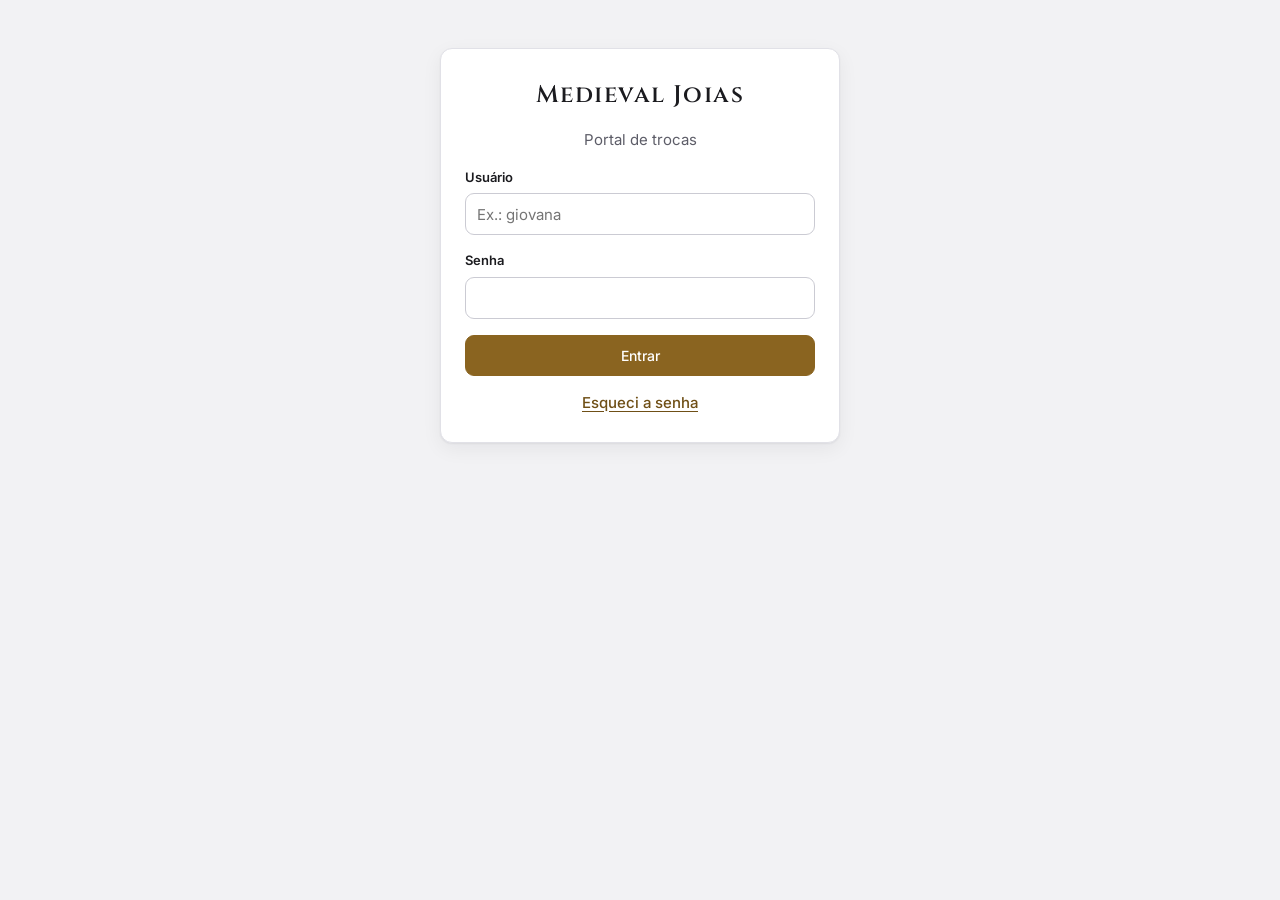
<file: pedidos/index.html>
<!doctype html>
<html lang="pt-BR">
<head>
  <meta charset="utf-8">
  <meta name="viewport" content="width=device-width, initial-scale=1, viewport-fit=cover">
  <meta name="robots" content="noindex, nofollow">
  <title>Trocas · Medieval Joias</title>
  <link rel="icon" href="../icon.png">
  <link rel="preconnect" href="https://fonts.googleapis.com">
  <link rel="preconnect" href="https://fonts.gstatic.com" crossorigin>
  <link rel="stylesheet" href="https://fonts.googleapis.com/css2?family=Cinzel:wght@600&family=IBM+Plex+Mono:wght@500;600&family=Inter:wght@400;500;600;700&display=swap">
  <link rel="stylesheet" href="app.css?v=20261125f">
</head>
<body>
  <div id="app"><div class="boot">Carregando…</div></div>
  <div class="measure paper" id="measure" aria-hidden="true"></div>

  <!-- supabase-js 2.45.4 (UMD), qrcode-generator 1.4.4 e jsQR 1.4.0, copiados aqui para não depender de CDN -->
  <script src="vendor/supabase.js?v=20261125f"></script>
  <script src="vendor/qrcode.js?v=20261125f"></script>
  <script src="vendor/jsqr.js?v=20261125f"></script>
  <script src="leitor-qr.js?v=20261125f"></script>
  <script src="app.js?v=20261125f"></script>
</body>
</html>
</file>
<file: pedidos/app.css>
/* Portal de Trocas — Medieval Joias (medievaljoias.com.br/pedidos)
   Layout: portal de uma cliente — barra fixa com as duas áreas (pacote aberto, pacotes enviados), conteúdo em coluna de 960px, papel do canhoto em mm. */
:root {
  --bg: #f2f2f4;
  --surface: #ffffff;
  --surface-2: #f7f7f9;
  --fg: #1b1b1f;
  --muted: #5d5d68;
  --line: #e1e1e7;
  --line-strong: #cbcbd3;
  --accent: #8a6420;
  --accent-strong: #6f4f16;
  --accent-soft: rgba(184, 145, 58, 0.14);
  --on-accent: #ffffff;
  --info: #2c5ea8; --info-soft: rgba(44, 94, 168, 0.11);
  --warn: #8f5a00; --warn-soft: rgba(214, 150, 30, 0.16);
  --ok: #2b7650; --ok-soft: rgba(47, 125, 85, 0.12);
  --done: #55606b; --done-soft: rgba(85, 96, 107, 0.12);
  --danger: #b4322a; --danger-soft: rgba(180, 50, 42, 0.09);
  --shadow: 0 1px 2px rgba(20, 20, 30, 0.06), 0 6px 20px rgba(20, 20, 30, 0.06);
  --sheet-shadow: 0 1px 2px rgba(0, 0, 0, 0.08), 0 10px 28px rgba(0, 0, 0, 0.10);
  --ctl-h: 42px;
  /* papel (igual nos dois temas) */
  --paper: #ffffff; --ink: #161616; --ink-soft: #4b4b4b; --cut: #8c8c8c; --rule: #b9b9b9; --rule-soft: #d6d6d6; --mark: #f3ead6;
  /* tipos */
  --ui: "Inter", ui-sans-serif, system-ui, "Segoe UI", Roboto, Arial, sans-serif;
  --print: Arial, Helvetica, "Liberation Sans", sans-serif;
  --code: "IBM Plex Mono", ui-monospace, "SFMono-Regular", Consolas, monospace;
  --brand: "Cinzel", "Trajan Pro", Georgia, serif;
}
@media (prefers-color-scheme: dark) {
  :root:not([data-theme="light"]) {
    --bg: #111113; --surface: #1b1b1f; --surface-2: #222227; --fg: #ececef; --muted: #a3a3ad; --line: #2e2e35; --line-strong: #3d3d45;
    --accent: #d4ad5c; --accent-strong: #e4c47f; --accent-soft: rgba(212, 173, 92, 0.16); --on-accent: #1b1b1f;
    --info: #93b6ef; --info-soft: rgba(147, 182, 239, 0.14); --warn: #e8b660; --warn-soft: rgba(232, 182, 96, 0.15);
    --ok: #74c99d; --ok-soft: rgba(116, 201, 157, 0.14); --done: #a9b1ba; --done-soft: rgba(169, 177, 186, 0.13);
    --danger: #f08b83; --danger-soft: rgba(240, 139, 131, 0.12);
    --shadow: 0 0 0 1px rgba(255, 255, 255, 0.04), 0 8px 24px rgba(0, 0, 0, 0.45);
    --sheet-shadow: 0 0 0 1px rgba(255, 255, 255, 0.06), 0 12px 32px rgba(0, 0, 0, 0.6);
    color-scheme: dark;
  }
}
:root[data-theme="dark"] {
  --bg: #111113; --surface: #1b1b1f; --surface-2: #222227; --fg: #ececef; --muted: #a3a3ad; --line: #2e2e35; --line-strong: #3d3d45;
  --accent: #d4ad5c; --accent-strong: #e4c47f; --accent-soft: rgba(212, 173, 92, 0.16); --on-accent: #1b1b1f;
  --info: #93b6ef; --info-soft: rgba(147, 182, 239, 0.14); --warn: #e8b660; --warn-soft: rgba(232, 182, 96, 0.15);
  --ok: #74c99d; --ok-soft: rgba(116, 201, 157, 0.14); --done: #a9b1ba; --done-soft: rgba(169, 177, 186, 0.13);
  --danger: #f08b83; --danger-soft: rgba(240, 139, 131, 0.12);
  --shadow: 0 0 0 1px rgba(255, 255, 255, 0.04), 0 8px 24px rgba(0, 0, 0, 0.45);
  --sheet-shadow: 0 0 0 1px rgba(255, 255, 255, 0.06), 0 12px 32px rgba(0, 0, 0, 0.6);
  color-scheme: dark;
}

* { box-sizing: border-box; }
body { margin: 0; background: var(--bg); color: var(--fg); font: 400 15px/1.5 var(--ui); }
body::before { content: ""; position: fixed; inset: 0 0 auto; height: env(safe-area-inset-top, 0px); z-index: 10; background: var(--surface); }
button, input, textarea, select { font: inherit; color: inherit; }
:focus-visible { outline: 2px solid var(--accent); outline-offset: 2px; }
.gutter { padding-left: max(16px, env(safe-area-inset-left, 0px)); padding-right: max(16px, env(safe-area-inset-right, 0px)); }
.wrap { max-width: 960px; margin: 0 auto; }
.muted { color: var(--muted); }
.mono { font-family: var(--code); font-weight: 600; letter-spacing: 0.01em; }
h1 { margin: 0; font-size: 24px; line-height: 1.2; font-weight: 600; text-wrap: balance; }
h2 { margin: 0; font-size: 16px; font-weight: 600; }

/* Barra do topo */
.top { position: sticky; top: env(safe-area-inset-top, 0px); z-index: 5; background: var(--surface); border-bottom: 1px solid var(--line); }
.top-in { display: flex; align-items: center; gap: 12px 20px; flex-wrap: wrap; padding-block: 10px; }
.brand { display: flex; align-items: baseline; gap: 10px; }
.brand .mark { font-family: var(--brand); font-weight: 600; font-size: 17px; letter-spacing: 0.06em; }
.brand .sub { font-size: 13px; color: var(--muted); }
.tabs { display: flex; gap: 4px; }
.tab { border: 0; background: transparent; padding: 8px 12px; border-radius: 8px; font-weight: 500; font-size: 14px; color: var(--muted); cursor: pointer; display: inline-flex; align-items: center; gap: 6px; }
.tab:hover { background: var(--surface-2); color: var(--fg); }
.tab.on { background: var(--accent-soft); color: var(--accent-strong); }
.count { min-width: 20px; padding: 0 6px; border-radius: 10px; background: var(--fg); color: var(--surface); font-size: 12px; line-height: 20px; text-align: center; font-variant-numeric: tabular-nums; }
.tab.on .count { background: var(--accent); color: var(--on-accent); }
.user { margin-left: auto; display: flex; align-items: center; gap: 10px; font-size: 14px; }
.proto { font-size: 11px; font-weight: 600; letter-spacing: 0.06em; text-transform: uppercase; color: var(--accent-strong); background: var(--accent-soft); padding: 2px 7px; border-radius: 5px; }
@media (max-width: 640px) {
  .tabs { order: 3; width: 100%; }
  .tab { flex: 1; justify-content: center; }
}

/* Botões */
.btn { display: inline-flex; align-items: center; justify-content: center; gap: 6px; border: 1px solid var(--line-strong); background: var(--surface); padding: 9px 14px; border-radius: 9px; font-weight: 500; font-size: 14px; cursor: pointer; text-decoration: none; white-space: nowrap; }
.btn:hover { background: var(--surface-2); }
.btn.primary { background: var(--fg); border-color: var(--fg); color: var(--surface); }
.btn.primary:hover { opacity: 0.9; }
.btn.accent { background: var(--accent); border-color: var(--accent); color: var(--on-accent); }
.btn.accent:hover { background: var(--accent-strong); border-color: var(--accent-strong); }
.btn.ghost { border-color: transparent; background: transparent; }
.btn.ghost:hover { background: var(--surface-2); }
.btn.danger { color: var(--danger); }
.btn.sm { padding: 6px 10px; font-size: 13px; }
.btn[disabled] { opacity: 0.45; cursor: not-allowed; }
.link { border: 0; background: none; padding: 0; color: var(--accent-strong); font-weight: 500; cursor: pointer; text-decoration: underline; text-underline-offset: 3px; }

/* Páginas */
.main { padding-block: 24px 40px; display: grid; gap: 18px; }
.page { display: grid; gap: 18px; }
.page-head { display: flex; align-items: flex-end; justify-content: space-between; gap: 12px 20px; flex-wrap: wrap; }
.page-head > div { display: grid; gap: 4px; min-width: 0; }
.back { justify-self: start; }
.card { background: var(--surface); border: 1px solid var(--line); border-radius: 12px; padding: 16px; box-shadow: var(--shadow); min-width: 0; }
.flash { display: flex; gap: 10px; align-items: flex-start; padding: 12px 14px; border-radius: 10px; background: var(--ok-soft); color: var(--fg); }
.flash b { color: var(--ok); }
.flash.warn { background: var(--warn-soft); }
.flash.warn b { color: var(--warn); }
.empty { text-align: center; padding: 36px 16px; color: var(--muted); }
.empty strong { display: block; color: var(--fg); font-size: 16px; margin-bottom: 4px; }

/* Pílulas */
.pill { display: inline-flex; align-items: center; gap: 6px; padding: 2px 9px; border-radius: 999px; font-size: 12.5px; font-weight: 600; white-space: nowrap; }
.pill::before { content: ""; width: 7px; height: 7px; border-radius: 50%; background: currentColor; }
.pill.info { color: var(--info); background: var(--info-soft); }
.pill.warn { color: var(--warn); background: var(--warn-soft); }
.pill.ok { color: var(--ok); background: var(--ok-soft); }
.pill.done { color: var(--done); background: var(--done-soft); }
.pill.neutral { color: var(--muted); background: var(--surface-2); border: 1px solid var(--line); }
.tag { display: inline-block; padding: 1px 8px; border-radius: 6px; background: var(--surface-2); border: 1px solid var(--line); font-size: 12.5px; white-space: nowrap; }

/* Pacote aberto */
.list { display: grid; gap: 10px; }
.troca-card { display: grid; gap: 10px; }
.tc-top { display: grid; grid-template-columns: minmax(0, 1fr) auto; gap: 12px; align-items: start; }
.tc-main { display: grid; gap: 6px; min-width: 0; }
.tc-line { display: flex; flex-wrap: wrap; align-items: center; gap: 6px 10px; }
.tc-code { font-family: var(--code); font-weight: 600; font-size: 13.5px; }
.tc-ref { font-weight: 600; overflow-wrap: anywhere; }
.tc-tags { display: flex; flex-wrap: wrap; gap: 6px; align-items: center; font-size: 13px; }
.tc-actions { display: flex; gap: 2px; flex-wrap: wrap; justify-content: flex-end; }
.tc-body { display: grid; gap: 4px; font-size: 13.5px; color: var(--muted); }
.tc-body b { color: var(--fg); font-weight: 600; }
.tc-body q { color: var(--fg); font-weight: 600; quotes: "\201C" "\201D"; }
.ret { display: inline-block; padding: 0 4px; margin: 0 2px; border-radius: 4px; background: var(--accent-soft); color: var(--accent-strong); font-weight: 700; }
@media (max-width: 560px) {
  .tc-top { grid-template-columns: minmax(0, 1fr); }
  .tc-actions { justify-content: flex-start; }
}
.close-bar { display: flex; align-items: center; justify-content: space-between; gap: 12px 20px; flex-wrap: wrap; background: var(--surface); border: 1px solid var(--line-strong); border-radius: 12px; padding: 14px 16px; }
.close-bar > div { display: grid; gap: 2px; }

/* Formulário */
.form { display: grid; gap: 14px; }
fieldset.card { margin: 0; display: grid; gap: 14px; }
legend { padding: 0; font-weight: 600; font-size: 15px; float: left; width: 100%; }
.field { display: grid; gap: 6px; min-width: 0; align-content: start; }
.field > span { font-size: 13px; font-weight: 600; color: var(--fg); }
.field > span em { font-weight: 400; color: var(--muted); font-style: normal; }
.hint { font-size: 12.5px; color: var(--muted); font-style: normal; }
input[type="text"], input[type="number"], input[type="email"], input[type="password"], input:not([type]), textarea, select {
  width: 100%; border: 1px solid var(--line-strong); border-radius: 9px; background: var(--surface); padding: 0 11px; min-width: 0;
}
input[type="text"], input[type="number"], input[type="email"], input[type="password"], input:not([type]), select { height: var(--ctl-h); }
textarea { resize: vertical; line-height: 1.45; padding: 9px 11px; }
input:focus, textarea:focus, select:focus { outline: 2px solid var(--accent); outline-offset: 0; border-color: var(--accent); }
.is-invalid { border-color: var(--danger) !important; background: var(--danger-soft) !important; }
.grid2 { display: grid; grid-template-columns: repeat(2, minmax(0, 1fr)); gap: 12px; }
@media (max-width: 600px) { .grid2 { grid-template-columns: minmax(0, 1fr); } }
.seg { display: inline-flex; border: 1px solid var(--line-strong); border-radius: 9px; overflow: hidden; justify-self: start; background: var(--surface); }
.seg label { position: relative; display: inline-flex; align-items: center; justify-content: center; gap: 6px; height: calc(var(--ctl-h) - 2px); padding: 0 16px; cursor: pointer; font-weight: 500; white-space: nowrap; }
.seg label + label { border-left: 1px solid var(--line-strong); }
.seg input { position: absolute; opacity: 0; pointer-events: none; }
.seg label:has(input:checked) { background: var(--accent-soft); color: var(--accent-strong); }
.seg label:has(input:focus-visible) { outline: 2px solid var(--accent); outline-offset: -2px; }
.chips { display: flex; flex-wrap: wrap; gap: 8px; }
.chip-check { position: relative; display: inline-flex; align-items: center; gap: 8px; padding: 7px 12px; border: 1px solid var(--line-strong); border-radius: 999px; cursor: pointer; font-size: 14px; user-select: none; background: var(--surface); }
.chip-check input { position: absolute; opacity: 0; pointer-events: none; }
.chip-check .box { width: 16px; height: 16px; border-radius: 4px; border: 1.5px solid var(--line-strong); display: grid; place-items: center; font-size: 11px; font-weight: 700; color: transparent; }
.chip-check.r .box { border-radius: 50%; }
.chip-check:has(input:checked) { border-color: var(--accent); background: var(--accent-soft); color: var(--accent-strong); }
.chip-check:has(input:checked) .box { background: var(--accent); border-color: var(--accent); color: var(--on-accent); }
.chip-check:has(input:focus-visible) { outline: 2px solid var(--accent); outline-offset: 2px; }
.anel { border: 1px solid var(--line); border-radius: 10px; padding: 14px; display: grid; gap: 14px; background: var(--surface-2); }
.anel-title { font-weight: 600; }
.anel-grid { display: grid; grid-template-columns: auto 104px 170px; justify-content: start; gap: 12px 16px; align-items: end; }
.anel-grid input[inputmode="numeric"] { width: 104px; }
@media (max-width: 600px) {
  .anel-grid { grid-template-columns: 104px 170px; }
  .anel-grid .f-w { grid-column: 1 / -1; }
}
.sub-label { font-size: 13px; font-weight: 600; }
.gravs { display: grid; gap: 12px; }
.grav-box { border-left: 3px solid var(--accent); padding: 2px 0 2px 12px; display: grid; gap: 10px; }
.grav-title { font-size: 13px; font-weight: 600; color: var(--accent-strong); }
.sym-row { display: flex; flex-wrap: wrap; gap: 6px; align-items: center; }
.sym-row > span { font-size: 12.5px; color: var(--muted); margin-right: 2px; }
.sym { border: 1px solid var(--line-strong); background: var(--surface); border-radius: 8px; padding: 5px 10px; font-size: 13.5px; cursor: pointer; display: inline-flex; gap: 7px; align-items: center; }
.sym b { font-size: 17px; line-height: 1; font-family: "Segoe UI Symbol", "Arial Unicode MS", var(--ui); }
.sym:hover { background: var(--accent-soft); border-color: var(--accent); }
.anexos { display: flex; flex-wrap: wrap; gap: 12px; align-items: flex-start; }
.anexo { width: 104px; display: grid; gap: 4px; font-size: 12px; }
.anexo .th { width: 104px; height: 78px; border-radius: 8px; border: 1px solid var(--line); background: var(--surface) center / cover no-repeat; display: grid; place-items: center; color: var(--muted); font-weight: 600; }
.anexo .nm { overflow: hidden; text-overflow: ellipsis; white-space: nowrap; }
.anexo .link { justify-self: start; font-size: 12px; }
.file-btn { position: relative; overflow: hidden; }
.file-btn input { position: absolute; inset: 0; opacity: 0; cursor: pointer; }
.mini-th { display: inline-block; width: 40px; height: 30px; border-radius: 6px; border: 1px solid var(--line); background: var(--surface) center / cover no-repeat; vertical-align: middle; margin-right: 4px; }
.pedra-ui { display: inline-block; padding: 0 6px; border-radius: 5px; background: var(--accent-soft); color: var(--accent-strong); font-weight: 600; font-size: 12.5px; }
.errors { border: 1px solid var(--danger); background: var(--danger-soft); border-radius: 10px; padding: 12px 14px; }
.errors strong { color: var(--danger); }
.errors ul { margin: 6px 0 0; padding-left: 18px; }
.preview { display: grid; gap: 12px; }
.preview-head { display: flex; align-items: baseline; gap: 10px; flex-wrap: wrap; }
.form-actions { display: flex; justify-content: flex-end; gap: 8px; position: sticky; bottom: 0; padding: 12px 0 calc(12px + env(safe-area-inset-bottom, 0px)); background: linear-gradient(to top, var(--bg) 70%, transparent); }

/* Pacotes enviados */
.search { display: flex; flex-wrap: wrap; gap: 8px; }
.search input { flex: 1 1 220px; }
.lote-card { display: grid; gap: 10px; cursor: pointer; text-align: left; width: 100%; font: inherit; color: inherit; }
.lote-card:hover { border-color: var(--line-strong); }
.lc-top { display: flex; align-items: center; gap: 10px; flex-wrap: wrap; }
.lc-top .mono { font-size: 17px; }
.lc-meta { font-size: 13.5px; color: var(--muted); }
.bar { display: flex; height: 8px; border-radius: 4px; overflow: hidden; background: var(--surface-2); border: 1px solid var(--line); }
.bar span { display: block; height: 100%; }
.bar .info { background: var(--info); } .bar .warn { background: var(--warn); } .bar .ok { background: var(--ok); } .bar .done { background: var(--done); }
.legend { display: flex; flex-wrap: wrap; gap: 4px 14px; font-size: 12.5px; color: var(--muted); }
.legend i { display: inline-block; width: 8px; height: 8px; border-radius: 2px; margin-right: 5px; }
.legend .info { background: var(--info); } .legend .warn { background: var(--warn); } .legend .ok { background: var(--ok); } .legend .done { background: var(--done); }

/* Pacote / troca */
.rows { display: grid; }
.row-btn { display: grid; grid-template-columns: 112px minmax(0, 1fr) auto; gap: 4px 14px; align-items: center; padding: 12px 4px; border: 0; border-top: 1px solid var(--line); background: none; text-align: left; cursor: pointer; width: 100%; }
.row-btn:first-child { border-top: 0; }
.row-btn:hover { background: var(--surface-2); }
.row-btn .mono { font-size: 14px; }
.row-btn .rb-main { display: grid; gap: 2px; min-width: 0; }
.row-btn .rb-main span:first-child { font-weight: 600; overflow-wrap: anywhere; }
.row-btn .rb-main span + span { font-size: 13px; color: var(--muted); }
.row-btn .rb-pills { display: flex; flex-direction: column; align-items: flex-end; gap: 4px; }
@media (max-width: 560px) { .row-btn { grid-template-columns: minmax(0, 1fr) auto; } .row-btn .mono { grid-column: 1 / -1; } }
.actions { display: flex; gap: 8px; flex-wrap: wrap; align-items: center; }
.two { display: grid; grid-template-columns: minmax(0, 1.25fr) minmax(0, 1fr); gap: 14px; align-items: start; }
@media (max-width: 800px) { .two { grid-template-columns: minmax(0, 1fr); } }
.dl { display: grid; grid-template-columns: 120px minmax(0, 1fr); gap: 8px 12px; margin: 0; font-size: 14px; }
.dl dt { color: var(--muted); }
.dl dd { margin: 0; min-width: 0; overflow-wrap: anywhere; }
.t-wrap { overflow-x: auto; }
.t-aneis { width: 100%; border-collapse: collapse; font-size: 13.5px; }
.t-aneis th { text-align: left; font-size: 12px; font-weight: 600; color: var(--muted); text-transform: uppercase; letter-spacing: 0.04em; padding: 6px 8px 6px 0; border-bottom: 1px solid var(--line-strong); }
.t-aneis td { padding: 8px 8px 8px 0; border-bottom: 1px solid var(--line); vertical-align: top; }
.t-aneis q { font-weight: 600; quotes: "\201C" "\201D"; }
.t-aneis .loc { font-size: 12px; color: var(--muted); margin-right: 4px; }
.t-aneis .fnt { font-size: 12px; color: var(--muted); }
.t-aneis .fnt.outra { color: var(--accent-strong); font-weight: 600; }
.timeline { list-style: none; margin: 0; padding: 0; display: grid; }
.timeline li { position: relative; display: grid; grid-template-columns: 22px minmax(0, 1fr); gap: 10px; padding-bottom: 16px; }
.timeline li::before { content: ""; position: absolute; left: 10px; top: 20px; bottom: -2px; width: 2px; background: var(--line); }
.timeline li:last-child::before { display: none; }
.timeline .dot { width: 22px; height: 22px; border-radius: 50%; border: 2px solid var(--line-strong); background: var(--surface); display: grid; place-items: center; font-size: 11px; font-weight: 700; color: transparent; }
.timeline li.done .dot { background: var(--ok); border-color: var(--ok); color: var(--surface); }
.timeline li.done::before { background: var(--ok); }
.timeline .tl-t { font-weight: 600; font-size: 14px; }
.timeline li:not(.done) .tl-t { color: var(--muted); font-weight: 500; }
.timeline .tl-d { font-size: 13px; color: var(--muted); font-variant-numeric: tabular-nums; }
.note { border-radius: 10px; padding: 12px 14px; background: var(--surface-2); border: 1px solid var(--line); display: grid; gap: 4px; font-size: 14px; }
.note b { font-size: 13px; }
.note.warn { background: var(--warn-soft); border-color: transparent; }
.note.warn b { color: var(--warn); }
.track { display: grid; gap: 14px; }

/* Login */
.login { min-height: 100%; display: grid; place-items: center; padding-block: 48px; }
.login-card { width: 100%; max-width: 400px; display: grid; gap: 16px; padding: 28px 24px; }
.login-card .mark { font-family: var(--brand); font-weight: 600; font-size: 24px; letter-spacing: 0.06em; text-align: center; }
.login-card p { margin: 0; text-align: center; }

/* Rodapé */
.foot { padding-block: 8px 32px; font-size: 12.5px; color: var(--muted); display: flex; flex-wrap: wrap; gap: 6px 16px; justify-content: center; }

/* Modal */
.modal { position: fixed; inset: 0; z-index: 20; background: rgba(10, 10, 14, 0.45); display: grid; place-items: center; padding: 16px; }
.modal-box { width: 100%; max-width: 460px; background: var(--surface); border-radius: 14px; padding: 20px; display: grid; gap: 12px; box-shadow: 0 20px 60px rgba(0, 0, 0, 0.3); }
.modal-box p { margin: 0; color: var(--muted); }
.modal-actions { display: flex; justify-content: flex-end; gap: 8px; }

/* Encaixe do papel na largura da tela */
.fit { position: relative; overflow: hidden; }
.fit > * { transform-origin: top left; }
.sheets { display: grid; gap: 20px; }

/* ── Papel do canhoto (mm): tira de 6 cm, letra 9 pt ───────────── */
.paper { --h: 60mm; --fs: 9pt; --qr: 20mm; font-family: var(--print); font-size: var(--fs); line-height: 1.25; color: var(--ink); }
.strip-wrap { width: 194mm; background: var(--paper); padding: 3mm 0; box-shadow: var(--sheet-shadow); }
.sheet { width: 210mm; height: 297mm; padding: 8mm; background: var(--paper); display: flex; flex-direction: column; box-shadow: var(--sheet-shadow); }
.measure { position: absolute; left: -10000px; top: 0; width: 194mm; visibility: hidden; pointer-events: none; }
.sheet-head { height: 9mm; margin-bottom: 2mm; display: flex; align-items: center; gap: 3mm; border-bottom: 0.35mm solid var(--ink); flex: none; }
.sheet-head .bm { font-family: var(--brand); font-weight: 600; font-size: 13pt; letter-spacing: 0.06em; }
.sheet-head .sub { font-size: 9pt; color: var(--ink-soft); }
.sheet-head .grow { flex: 1; }
.sheet-head .page { font-size: 9pt; font-variant-numeric: tabular-nums; }
.band { height: 26mm; margin-bottom: 3mm; flex: none; border: 0.35mm solid var(--ink); display: grid; grid-template-columns: 62mm minmax(0, 1fr) 20mm; gap: 3mm; padding: 2.2mm 3mm; font-size: 8.5pt; }
.band .k { font-size: 7pt; text-transform: uppercase; letter-spacing: 0.08em; color: var(--ink-soft); }
.band .lote { font-family: var(--code); font-weight: 600; font-size: 17pt; line-height: 1.1; }
.band .meta { color: var(--ink-soft); }
.band .tot { font-weight: 700; margin-top: 0.6mm; }
.resumo { display: grid; grid-template-columns: 1fr 1fr; gap: 0.5mm 4mm; align-content: start; }
.resumo .k { grid-column: 1 / -1; }
.resumo b { display: inline-block; min-width: 4mm; font-variant-numeric: tabular-nums; }
.band .qr { width: 20mm; height: 20mm; }
.strips { display: flex; flex-direction: column; flex: none; }
.strip { position: relative; min-height: var(--h); border-top: 0.3mm dashed var(--cut); display: grid; grid-template-columns: 1fr 1fr; flex: none; }
.strip:last-child { border-bottom: 0.3mm dashed var(--cut); }
.sheet .strip::before { content: "\2702"; position: absolute; left: -5.8mm; top: -2.4mm; font-size: 3.8mm; line-height: 1; color: var(--cut); }
.via { min-width: 0; padding: 3mm 3.5mm 2.5mm; display: flex; flex-direction: column; gap: 1mm; }
.strip > .via + .via { border-left: 0.3mm dashed var(--cut); }
.via-top { display: grid; grid-template-columns: minmax(0, 1fr) var(--qr); gap: 3mm; }
.via-id { display: flex; flex-direction: column; gap: 0.7mm; min-width: 0; }
.via-label { font-size: 7.5pt; font-weight: 700; text-transform: uppercase; letter-spacing: 0.08em; color: var(--ink-soft); }
.via-label .who { color: var(--ink); }
.code { font-family: var(--code); font-weight: 600; font-size: 15pt; line-height: 1.05; letter-spacing: 0.01em; }
.ref { font-weight: 700; font-size: 9.5pt; overflow-wrap: anywhere; }
.tipos { display: flex; flex-wrap: wrap; gap: 0.5mm 2.5mm; align-items: center; }
.tipo { display: inline-flex; align-items: center; gap: 1mm; white-space: nowrap; }
.chk { width: 1.05em; height: 1.05em; border: 0.28mm solid var(--ink); display: inline-grid; place-items: center; font-size: 0.85em; font-weight: 700; line-height: 1; }
.peca { font-weight: 700; }
.qr { width: var(--qr); height: var(--qr); }
.qr svg { width: 100%; height: 100%; display: block; }
.qr .ph { width: 100%; height: 100%; border: 0.3mm dashed var(--ink-soft); display: grid; place-items: center; text-align: center; font-size: 6.5pt; color: var(--ink-soft); padding: 1mm; }
.prow { display: flex; gap: 1.8mm; min-width: 0; }
.prow .k { color: var(--ink-soft); flex: none; }
.prow .v { min-width: 0; overflow-wrap: anywhere; }
.aneis { border-collapse: collapse; width: 100%; table-layout: fixed; margin-top: 0.4mm; }
.aneis col.cl { width: 15mm; }
.aneis col.cf { width: 31mm; }
.aneis th { padding: 0 1.5mm 0.4mm 0; text-align: left; font-weight: 700; font-size: 6.8pt; text-transform: uppercase; letter-spacing: 0.04em; color: var(--ink-soft); white-space: nowrap; }
.aneis tr.ring td { padding: 0.9mm 0 0.3mm; border-top: 0.25mm solid var(--rule); }
.aneis tr.gv td { padding: 0.3mm 1.5mm 0.4mm 0; vertical-align: top; overflow-wrap: anywhere; }
.aneis tr.gv + tr.gv td { border-top: 0.15mm dotted var(--rule-soft); }
.aneis tbody:last-child tr:last-child td { border-bottom: 0.25mm solid var(--rule); padding-bottom: 0.7mm; }
.grav q { font-weight: 700; quotes: "\201C" "\201D"; }
.br { display: inline-block; margin: 0 0.6mm; padding: 0 0.5mm; font-weight: 700; background: var(--mark); border-radius: 0.4mm; }
.cnt { display: block; font-size: 0.82em; color: var(--ink-soft); }
.fonte { color: var(--ink-soft); }
.fonte.outra { color: var(--ink); font-weight: 700; background: var(--mark); padding: 0 0.6mm; }
.pedra { color: var(--ink); font-weight: 700; background: var(--mark); padding: 0 0.6mm; }
.anx { color: var(--ink); font-weight: 700; }
.via-foot { margin-top: auto; padding-top: 1.2mm; display: flex; gap: 2mm; justify-content: space-between; color: var(--ink-soft); font-size: 7.5pt; white-space: nowrap; }
.via-foot b { color: var(--ink); }

@page { size: A4; margin: 0; }
@media print {
  body { background: #fff; }
  body::before, .top, .foot, .modal, .print-hide { display: none !important; }
  .main { padding: 0 !important; display: block; }
  .wrap { max-width: none; }
  .gutter { padding: 0 !important; }
  .page { display: block; }
  .sheets { display: block; }
  .fit { height: auto !important; overflow: visible; }
  .sheet { transform: none !important; box-shadow: none; break-after: page; }
  .fit:last-child .sheet { break-after: auto; }
}
@media (prefers-reduced-motion: no-preference) {
  .btn, .tab, .chip-check, .row-btn { transition: background-color 0.15s ease, border-color 0.15s ease, color 0.15s ease; }
}

/* Só no site */
.boot { min-height: 60vh; display: grid; place-items: center; color: var(--muted); }
.btn[aria-busy="true"] { opacity: 0.6; pointer-events: none; }
.anexo .th.enviando { opacity: 0.55; }
.aro-msg { font-size: 13px; font-weight: 500; color: var(--danger); }
.aro-msg:empty { display: none; }
</file>
